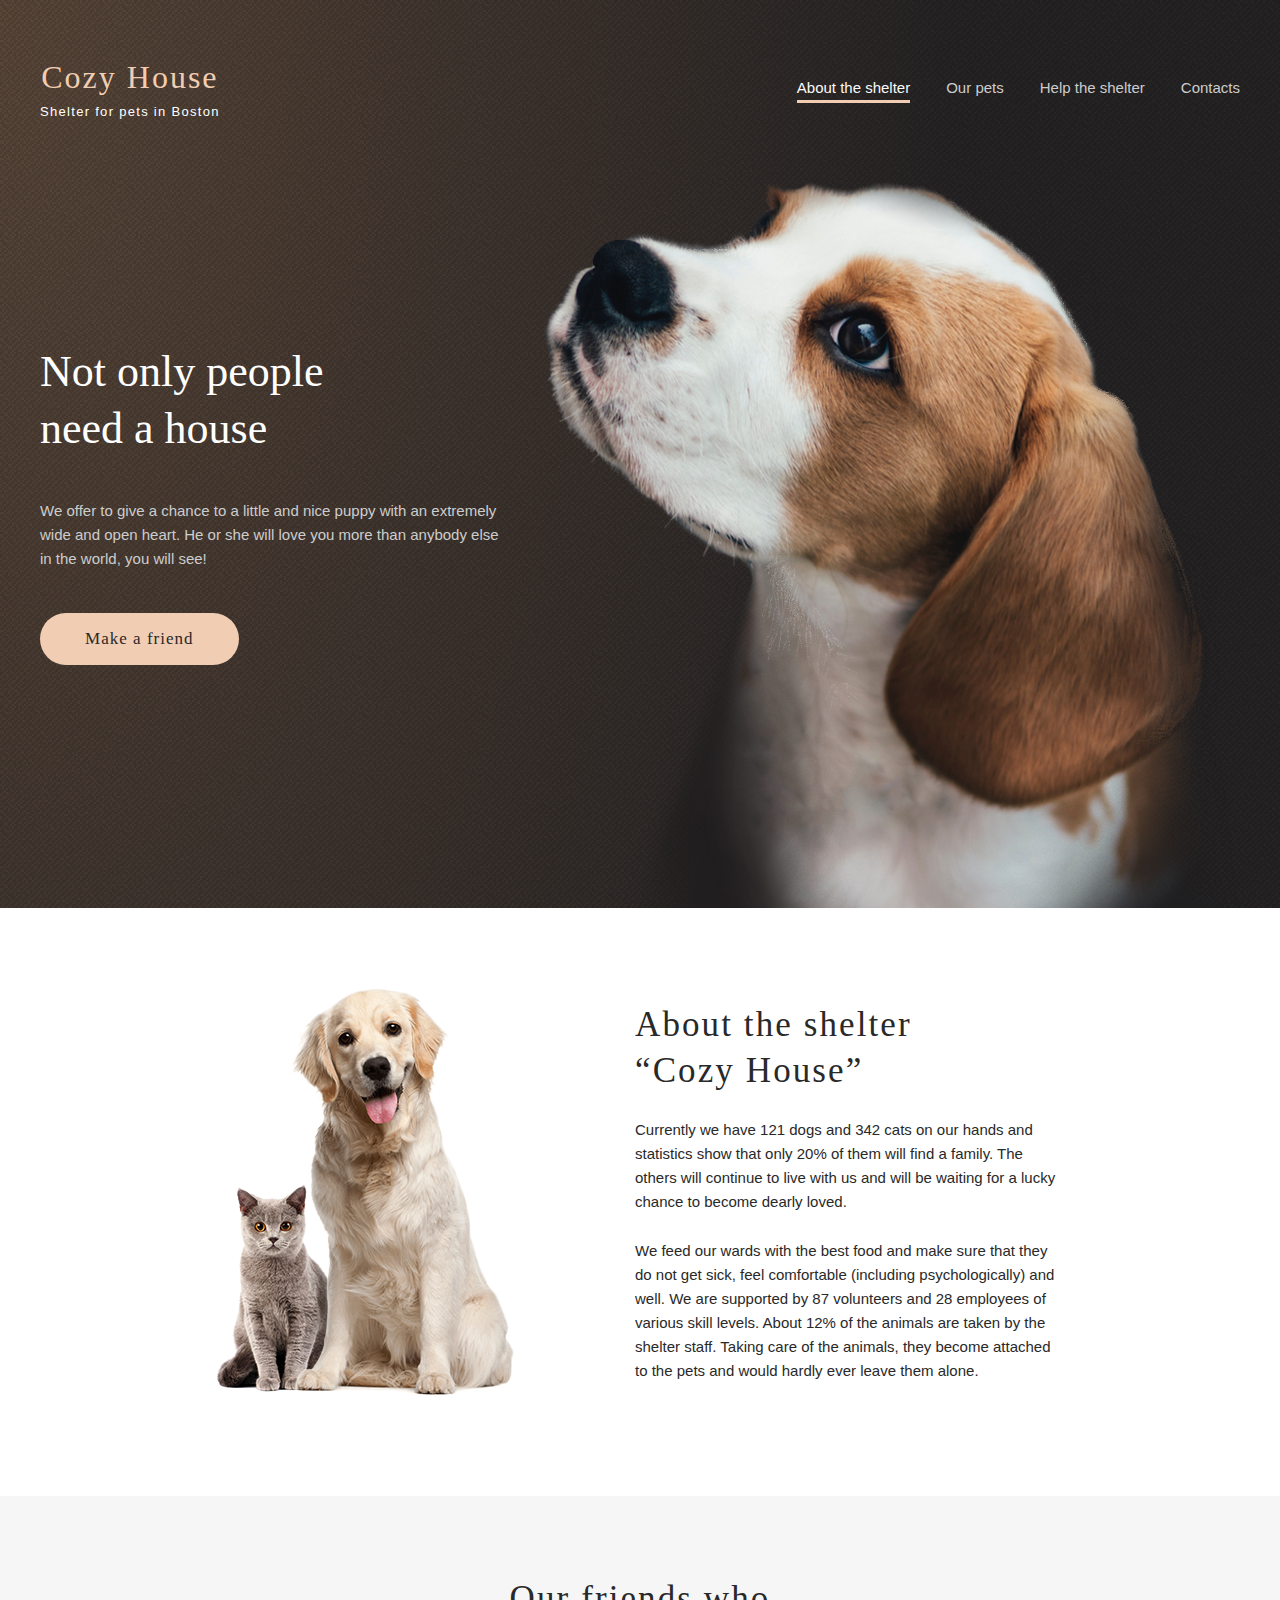
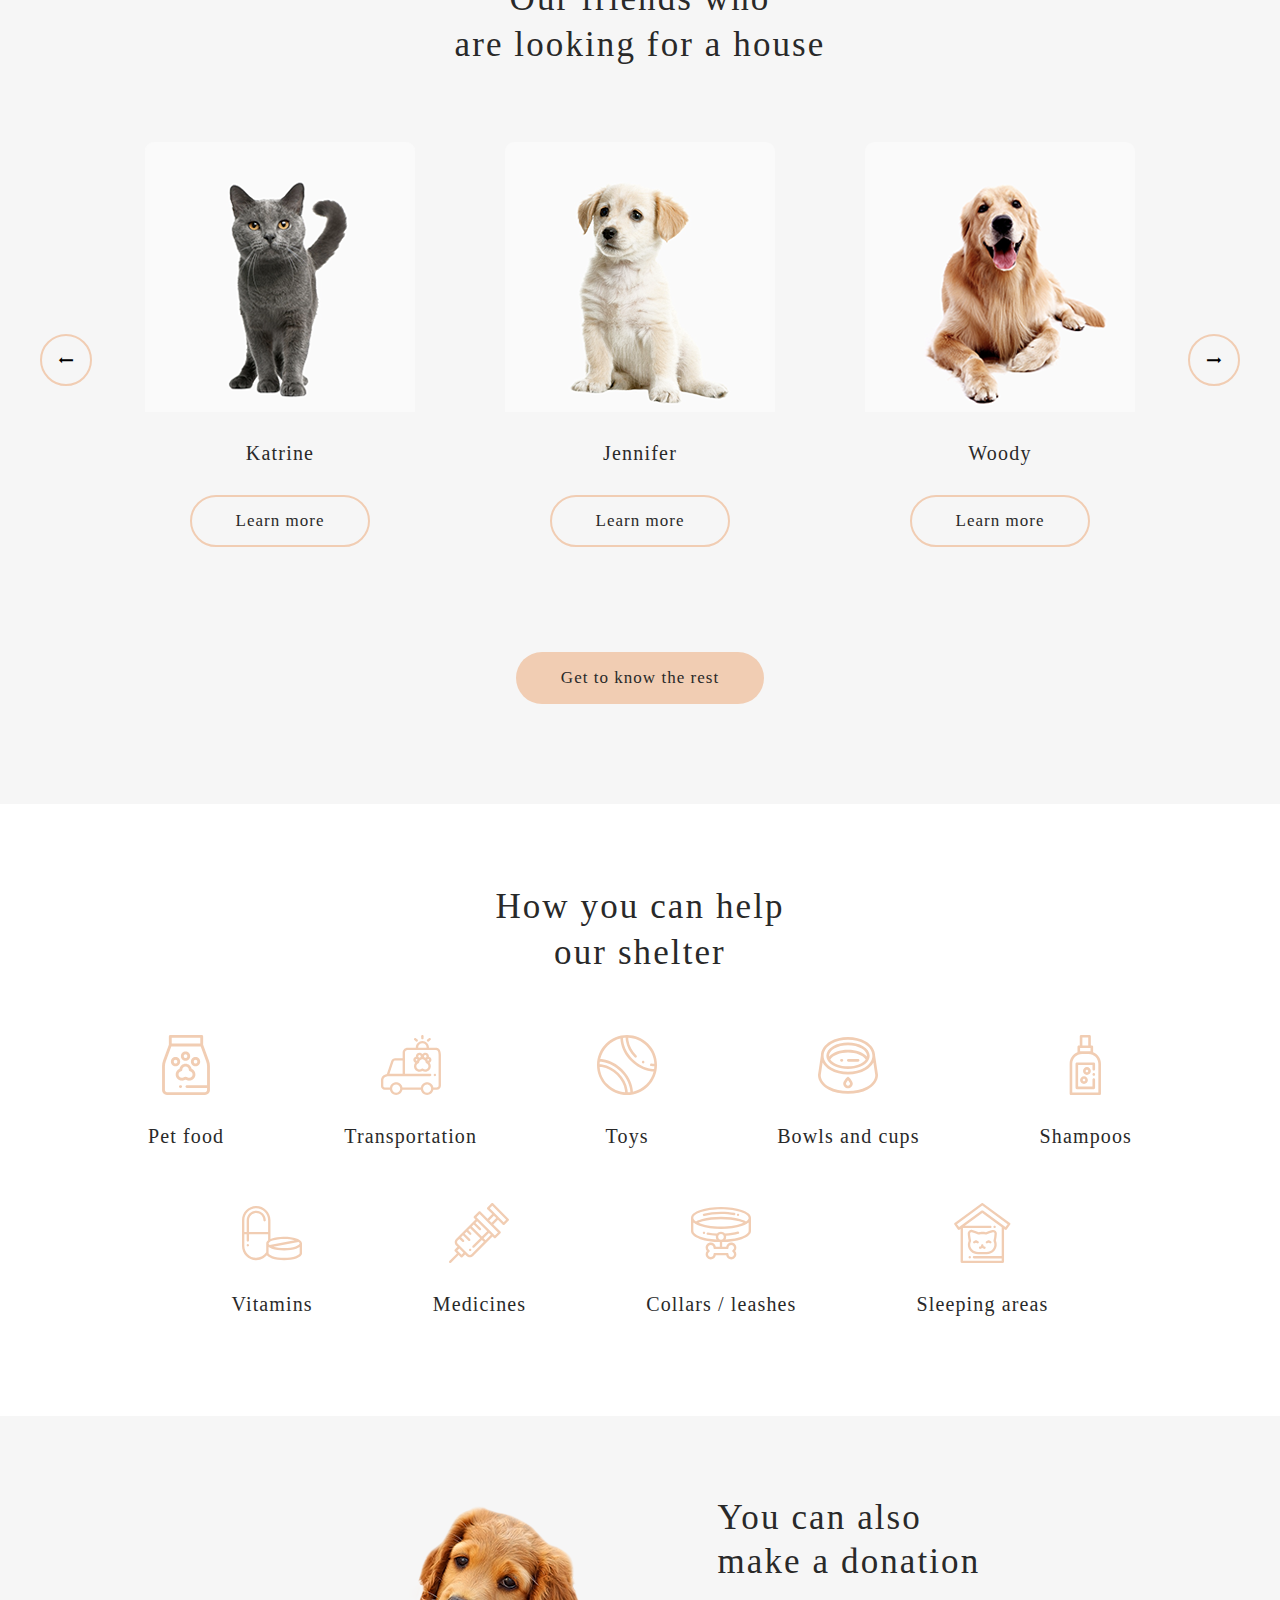
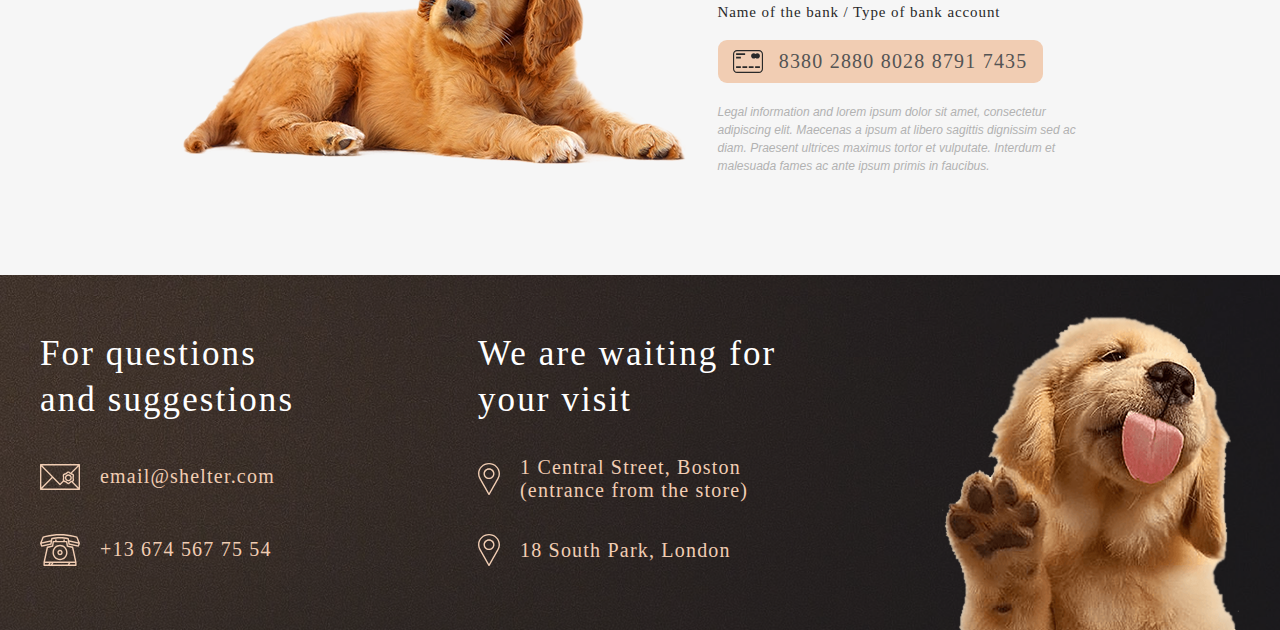
<file: pages/main/index.html>
<!DOCTYPE html>
<html lang="en">
  <head>
    <meta charset="UTF-8" />
    <meta http-equiv="X-UA-Compatible" content="IE=edge" />
    <meta name="viewport" content="width=device-width, initial-scale=1.0" />
    <link rel="stylesheet" href="../../assets/fonts/iconfont.css" />
    <link rel="stylesheet" href="style.css" />
    <title>Shelter</title>
  </head>
  <body>
    <div class="curtain"></div>
    <header class="header">
      <h1>Cozy House</h1>
      <div class="header__container">
        <div class="header__body">
          <a href="../main/index.html" class="header__logo logo logo_f">
            <div class="logo__title">Cozy House</div>
            <div class="logo__subtitle">Shelter for pets in Boston</div>
          </a>
          <a href="../main/index.html" class="header__logo logo logo_s">
            <div class="logo__title">Cozy House</div>
            <div class="logo__subtitle">Shelter for pets in Boston</div>
          </a>
          <div class="header__menu menu">
            <div class="menu__icon">
              <span></span>
            </div>

            <nav class="menu__body">
              <ul class="menu__list">
                <li>
                  <a
                    class="menu__link paragraph-l active"
                    href="../main/index.html"
                    >About the shelter</a
                  >
                </li>
                <li>
                  <a class="menu__link paragraph-l" href="../pets/pets.html"
                    >Our pets</a
                  >
                </li>
                <li>
                  <a class="menu__link paragraph-l" href="#help"
                    >Help the shelter</a
                  >
                </li>
                <li>
                  <a class="menu__link paragraph-l" href="#footer">Contacts</a>
                </li>
              </ul>
            </nav>
          </div>
        </div>
      </div>
    </header>
    <section class="not-only">
      <div class="not-only__container">
        <div class="not-only__body">
          <div class="not-only__content">
            <h2>
              Not only people <br />
              need a house
            </h2>
            <p class="paragraph-l">
              We offer to give a chance to a little and nice puppy with an
              extremely wide and open heart. He or she will love you more than
              anybody else in the world, you will see!
            </p>
            <a href="#pets" class="btn btn_primary">Make a friend</a>
          </div>
          <div class="not-only__image">
            <img src="../../assets/images/not-only/dog.png" alt="Dog" />
          </div>
        </div>
      </div>
    </section>
    <section id="about" class="about">
      <div class="about__container">
        <div class="about__body">
          <div class="about__column about__image">
            <img
              src="../../assets/images/about/dog_and_cat.png"
              alt="Dog and cat"
            />
          </div>
          <div class="about__column about__content">
            <h3>
              About the shelter <br />
              “Cozy House”
            </h3>
            <p class="paragraph-l">
              Currently we have 121 dogs and 342 cats on our hands and
              statistics show that only 20% of them will find a family. The
              others will continue to live with us and will be waiting for a
              lucky chance to become dearly loved.
            </p>
            <p class="paragraph-l">
              We feed our wards with the best food and make sure that they do
              not get sick, feel comfortable (including psychologically) and
              well. We are supported by 87 volunteers and 28 employees of
              various skill levels. About 12% of the animals are taken by the
              shelter staff. Taking care of the animals, they become attached to
              the pets and would hardly ever leave them alone.
            </p>
          </div>
        </div>
      </div>
    </section>
    <section class="our-friends" id="pets">
      <div class="our-friends__container">
        <div class="our-friends__body">
          <h3>
            Our friends who <br />
            are looking for a house
          </h3>
          <!-- Slider -->
          <div class="our-friends__slider">
            <button class="slider-btn slider-btn_prev">
              <span class="icon-arrow-prev"></span>
            </button>
            <div class="slider-wrapper">
              <div class="slider">
                <div class="slide slide_left">
                  <div class="card" data-animalID="2">
                    <div class="card__image">
                      <img
                        src="../../assets/images/our-friends/sophia.png"
                        alt="Sophia"
                      />
                    </div>
                    <p class="card__title">Sophia</p>
                    <a href="#" class="card__btn btn btn_contur">Learn more</a>
                  </div>
                  <div class="card" data-animalID="6">
                    <div class="card__image">
                      <img
                        src="../../assets/images/our-friends/timmy.png"
                        alt="Timmy"
                      />
                    </div>
                    <p class="card__title">Timmy</p>
                    <a href="#" class="card__btn btn btn_contur">Learn more</a>
                  </div>
                  <div class="card" data-animalID="4">
                    <div class="card__image">
                      <img
                        src="../../assets/images/our-friends/scarlett.png"
                        alt="Scarlett"
                      />
                    </div>
                    <p class="card__title">Scarlett</p>
                    <a href="#" class="card__btn btn btn_contur">Learn more</a>
                  </div>
                </div>
                <div class="slide slide_center">
                  <div class="card" data-animalID="5">
                    <div class="card__image">
                      <img
                        src="../../assets/images/our-friends/katrine.png"
                        alt="Katrine"
                      />
                    </div>
                    <p class="card__title">Katrine</p>
                    <a href="#" class="card__btn btn btn_contur">Learn more</a>
                  </div>
                  <div class="card" data-animalID="1">
                    <div class="card__image">
                      <img
                        src="../../assets/images/our-friends/jennifer.png"
                        alt="Jennifer"
                      />
                    </div>
                    <p class="card__title">Jennifer</p>
                    <a href="#" class="card__btn btn btn_contur">Learn more</a>
                  </div>
                  <div class="card" data-animalID="3">
                    <div class="card__image">
                      <img
                        src="../../assets/images/our-friends/woody.png"
                        alt="Woody"
                      />
                    </div>
                    <p class="card__title">Woody</p>
                    <a href="#" class="card__btn btn btn_contur">Learn more</a>
                  </div>
                </div>
                <div class="slide slide_right">
                  <div class="card" data-animalID="7">
                    <div class="card__image">
                      <img
                        src="../../assets/images/our-friends/freddie.png"
                        alt="Freddie"
                      />
                    </div>
                    <p class="card__title">Freddie</p>
                    <a href="#" class="card__btn btn btn_contur">Learn more</a>
                  </div>
                  <div class="card" data-animalID="8">
                    <div class="card__image">
                      <img
                        src="../../assets/images/our-friends/charly.png"
                        alt="Charly"
                      />
                    </div>
                    <p class="card__title">Charly</p>
                    <a href="#" class="card__btn btn btn_contur">Learn more</a>
                  </div>
                  <div class="card" data-animalID="9">
                    <div class="card__image">
                      <img
                        src="../../assets/images/our-friends/ryzhik.png"
                        alt="Ryzhik"
                      />
                    </div>
                    <p class="card__title">Ryzhik</p>
                    <a href="#" class="card__btn btn btn_contur">Learn more</a>
                  </div>
                </div>
              </div>
            </div>
            <button class="slider-btn slider-btn_next">
              <span class="icon-arrow-next"></span>
            </button>
          </div>

          <!-- Old code -->
          <!--          <div class="our-friends__slider">
            <div class="swiper slider">
              <div class="swiper-wrapper slider__body">
                <div class="swiper-slide slider__slide slide">
                  <div class="slide__image slide__image_1"></div>
                  <p class="slide__title">Katrine</p>
                  <a href="#" class="slide__btn btn btn_contur">Learn more</a>
                </div>
                <div class="swiper-slide slider__slide slide">
                  <div class="slide__image slide__image_2"></div>
                  <p class="slide__title">Jennifer</p>
                  <a href="#" class="slide__btn btn btn_contur">Learn more</a>
                </div>
                <div class="swiper-slide slider__slide slide">
                  <div class="slide__image slide__image_3"></div>
                  <p class="slide__title">Woody</p>
                  <a href="#" class="slide__btn btn btn_contur">Learn more</a>
                </div>
                <div class="swiper-slide slider__slide slide">
                  <div class="slide__image slide__image_4"></div>
                  <p class="slide__title">Sophia</p>
                  <a href="#" class="slide__btn btn btn_contur">Learn more</a>
                </div>
                <div class="swiper-slide slider__slide slide">
                  <div class="slide__image slide__image_5"></div>
                  <p class="slide__title">Timmy</p>
                  <a href="#" class="slide__btn btn btn_contur">Learn more</a>
                </div>
                <div class="swiper-slide slider__slide slide">
                  <div class="slide__image slide__image_6"></div>
                  <p class="slide__title">Charly</p>
                  <a href="#" class="slide__btn btn btn_contur">Learn more</a>
                </div>
                <div class="swiper-slide slider__slide slide">
                  <div class="slide__image slide__image_7"></div>
                  <p class="slide__title">Scarlett</p>
                  <a href="#" class="slide__btn btn btn_contur">Learn more</a>
                </div>
                <div class="swiper-slide slider__slide slide">
                  <div class="slide__image slide__image_8"></div>
                  <p class="slide__title">Freddie</p>
                  <a href="#" class="slide__btn btn btn_contur">Learn more</a>
                </div>
              </div>
            </div>

  
            <a
              href="#"
              class="slider-btn slider-btn_prev swiper-button-prev"
              aria-label="Previous slide"
              ><span class="icon-arrow-prev"></span
            ></a>
            <a
              href="#"
              class="slider-btn slider-btn_next swiper-button-next"
              aria-label="Next slide"
              ><span class="icon-arrow-next"></span
            ></a>

          </div>-->

          <a href="../pets/pets.html" class="our-friends__btn btn btn_primary"
            >Get to know the rest</a
          >
        </div>
      </div>
    </section>
    <section class="help" id="help">
      <div class="help__container">
        <div class="help__body">
          <h3>
            How you can help <br />
            our shelter
          </h3>
          <ul class="help__list">
            <li class="help__item help-box">
              <div class="help-box__icon">
                <img
                  src="../../assets/images/help/icon-pet-food.svg"
                  alt="Icon pet food"
                />
              </div>
              <h4 class="help-box__title">Pet food</h4>
            </li>
            <li class="help__item help-box">
              <div class="help-box__icon">
                <img
                  src="../../assets/images/help/icon-transportation.svg"
                  alt="Icon transportation"
                />
              </div>
              <h4 class="help-box__title">Transportation</h4>
            </li>
            <li class="help__item help-box">
              <div class="help-box__icon">
                <img
                  src="../../assets/images/help/icon-toys.svg"
                  alt="Icon toys"
                />
              </div>
              <h4 class="help-box__title">Toys</h4>
            </li>
            <li class="help__item help-box">
              <div class="help-box__icon">
                <img
                  src="../../assets/images/help/icon-bowls-and-cups.svg"
                  alt="Icon bowls and cups"
                />
              </div>
              <h4 class="help-box__title">Bowls and cups</h4>
            </li>
            <li class="help__item help-box">
              <div class="help-box__icon">
                <img
                  src="../../assets/images/help/icon-shampoos.svg"
                  alt="Icon shampoos"
                />
              </div>
              <h4 class="help-box__title">Shampoos</h4>
            </li>
            <li class="help__item help-box">
              <div class="help-box__icon">
                <img
                  src="../../assets/images/help/icon-vitamins.svg"
                  alt="Icon vitamins"
                />
              </div>
              <h4 class="help-box__title">Vitamins</h4>
            </li>
            <li class="help__item help-box">
              <div class="help-box__icon">
                <img
                  src="../../assets/images/help/icon-medicines.svg"
                  alt="Icon medicines"
                />
              </div>
              <h4 class="help-box__title">Medicines</h4>
            </li>
            <li class="help__item help-box">
              <div class="help-box__icon">
                <img
                  src="../../assets/images/help/icon-collars-leashes.svg"
                  alt="Icon collars and leashes"
                />
              </div>
              <h4 class="help-box__title">Collars / leashes</h4>
            </li>
            <li class="help__item help-box">
              <div class="help-box__icon">
                <img
                  src="../../assets/images/help/icon-sleeping-area.svg"
                  alt="Icon sleeping area"
                />
              </div>
              <h4 class="help-box__title">Sleeping areas</h4>
            </li>
          </ul>
        </div>
      </div>
    </section>
    <section class="donation">
      <div class="donation__container">
        <div class="donation__body">
          <div class="donation__image">
            <img src="../../assets/images/donation/dog.png" alt="Dog" />
          </div>
          <div class="donation__content">
            <h3 class="donation__title">
              You can also <br />
              make a donation
            </h3>
            <h5 class="donation__subtitle">
              Name of the bank / Type of bank account
            </h5>
            <a href="#" class="donation__link"
              ><img
                src="../../assets/images/donation/credit-card.svg"
                alt="credit-card"
              />
              8380 2880 8028 8791 7435</a
            >
            <p class="donation__text">
              Legal information and lorem ipsum dolor sit amet, consectetur
              adipiscing elit. Maecenas a ipsum at libero sagittis dignissim sed
              ac diam. Praesent ultrices maximus tortor et vulputate. Interdum
              et malesuada fames ac ante ipsum primis in faucibus.
            </p>
          </div>
        </div>
      </div>
    </section>
    <footer class="footer" id="footer">
      <div class="footer__container">
        <div class="footer__body">
          <div class="footer__content footer-content">
            <div class="footer-content__block footer-content__block_1">
              <h3 class="footer-content__title">
                For questions and suggestions
              </h3>
              <a
                href="mailto:email@shelter.com"
                target="_blank"
                class="footer-content__link"
              >
                <img
                  src="../../assets/images/footer/icons/mail.svg"
                  alt="Envelope icon"
                />
                email@shelter.com</a
              >
              <a href="tel:+136745677554" class="footer-content__link">
                <img
                  src="../../assets/images/footer/icons/phone.svg"
                  alt="Phone icon"
                />
                +13 674 567 75 54</a
              >
            </div>
            <div class="footer-content__block footer-content__block_2">
              <h3 class="footer-content__title">
                We are waiting for your visit
              </h3>
              <a
                href="https://goo.gl/maps/xKjjyXsGwpD4DfvH9"
                target="_blank"
                class="footer-content__link"
              >
                <img
                  src="../../assets/images/footer/icons/marker.svg"
                  alt="Marker map icon"
                />
                1 Central Street, Boston <br />
                (entrance from the store)</a
              >
              <a
                href="https://goo.gl/maps/jE3VdpqZMdVXuJ3h6"
                target="_blank"
                class="footer-content__link"
              >
                <img
                  src="../../assets/images/footer/icons/marker.svg"
                  alt="Marker map icon"
                />
                18 South Park, London
              </a>
            </div>
          </div>
          <div class="footer__image">
            <img src="../../assets/images/footer/dog.png" alt="Dog" />
          </div>
        </div>
      </div>
    </footer>
    <script src="script.js"></script>
  </body>
</html>
</file>
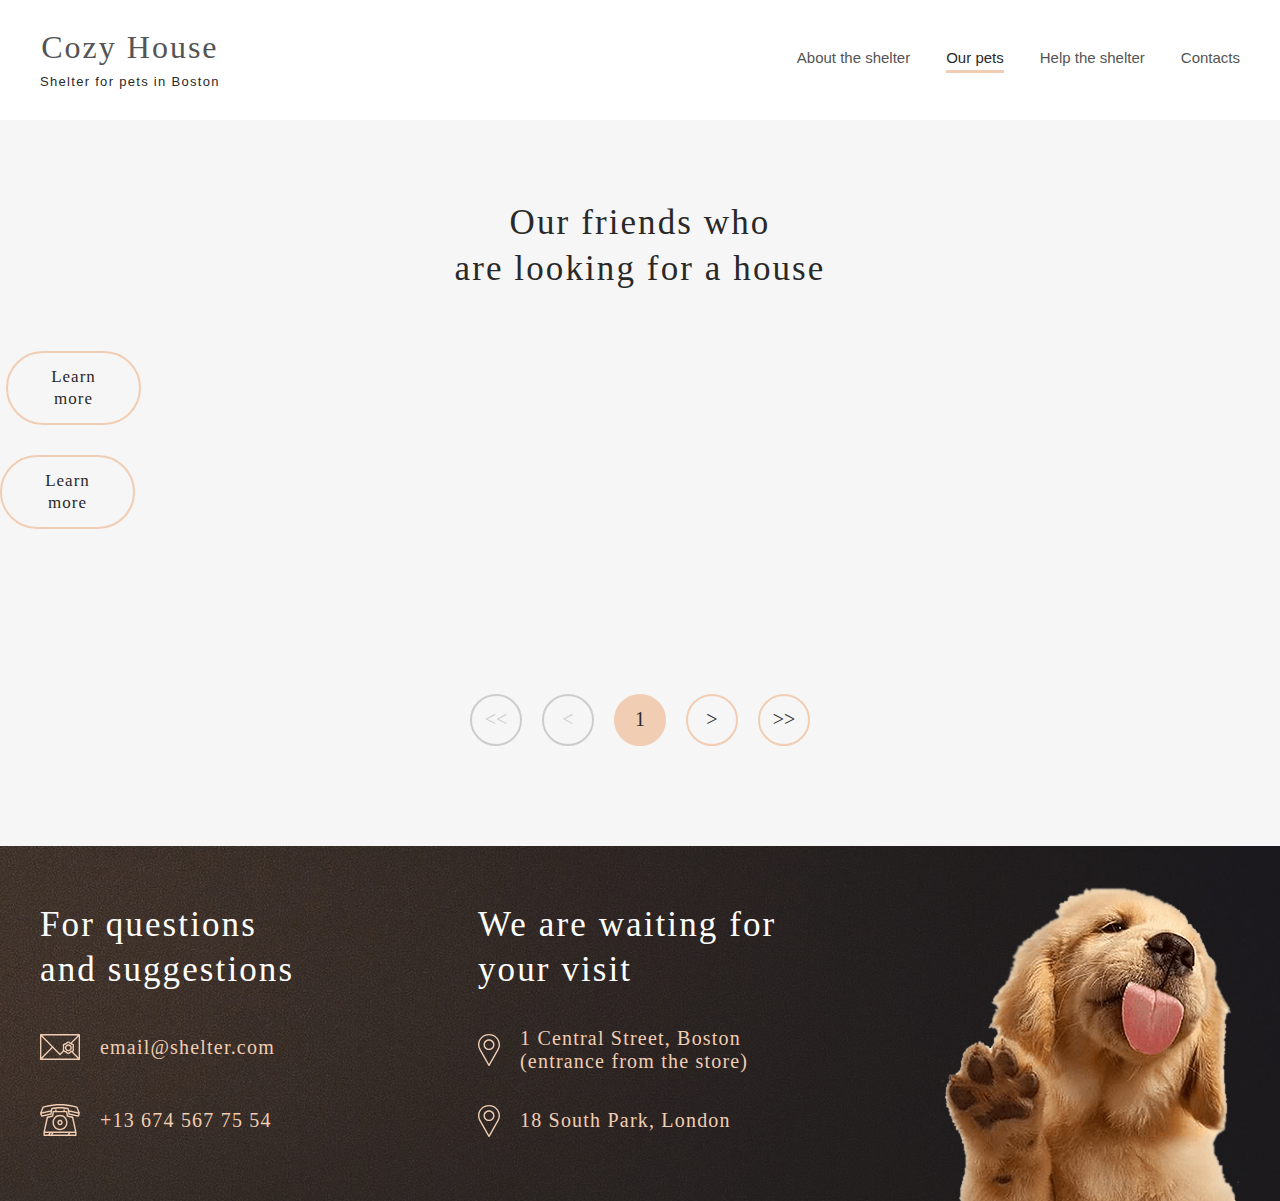
<file: pages/pets/pets.html>
<!DOCTYPE html>
<html lang="en">
  <head>
    <meta charset="UTF-8" />
    <meta http-equiv="X-UA-Compatible" content="IE=edge" />
    <meta name="viewport" content="width=device-width, initial-scale=1.0" />
    <link rel="stylesheet" href="../../assets/fonts/iconfont.css" />
    <link rel="stylesheet" href="style.css" />
    <title>Shelter</title>
  </head>
  <body>
    <div class="curtain"></div>
    <header class="header">
      <h1>Cozy House</h1>
      <div class="header__container">
        <div class="header__body">
          <a href="../main/index.html" class="header__logo logo logo_f">
            <div class="logo__title">Cozy House</div>
            <div class="logo__subtitle">Shelter for pets in Boston</div>
          </a>
          <a href="../main/index.html" class="header__logo logo logo_s">
            <div class="logo__title">Cozy House</div>
            <div class="logo__subtitle">Shelter for pets in Boston</div>
          </a>
          <div class="header__menu menu">
            <div class="menu__icon">
              <span></span>
            </div>

            <nav class="menu__body">
              <ul class="menu__list">
                <li>
                  <a class="menu__link paragraph-l" href="../main/index.html"
                    >About the shelter</a
                  >
                </li>
                <li>
                  <a
                    class="menu__link paragraph-l active"
                    href="../pets/pets.html"
                    >Our pets</a
                  >
                </li>
                <li>
                  <a
                    class="menu__link paragraph-l"
                    href="../main/index.html#help"
                    >Help the shelter</a
                  >
                </li>
                <li>
                  <a class="menu__link paragraph-l" href="#footer">Contacts</a>
                </li>
              </ul>
            </nav>
          </div>
        </div>
      </div>
    </header>
    <section class="our-friends" id="pets">
      <div class="our-friends__container">
        <div class="our-friends__body">
          <h3>
            Our friends who <br />
            are looking for a house
          </h3>
          <div class="our-friends__slider">
            <div class="swiper slider">
              <div class="swiper-wrapper slider__body">
                <div class="swiper-slide slider__slide slide">
                  <div class="slide__image slide__image_1"></div>
                  <p class="slide__title">Katrine</p>
                  <a href="#" class="slide__btn btn btn_contur">Learn more</a>
                </div>
                <div class="swiper-slide slider__slide slide">
                  <div class="slide__image slide__image_2"></div>
                  <p class="slide__title">Jennifer</p>
                  <a href="#" class="slide__btn btn btn_contur">Learn more</a>
                </div>
                <div class="swiper-slide slider__slide slide">
                  <div class="slide__image slide__image_3"></div>
                  <p class="slide__title">Woody</p>
                  <a href="#" class="slide__btn btn btn_contur">Learn more</a>
                </div>
                <div class="swiper-slide slider__slide slide">
                  <div class="slide__image slide__image_4"></div>
                  <p class="slide__title">Sophia</p>
                  <a href="#" class="slide__btn btn btn_contur">Learn more</a>
                </div>
                <div class="swiper-slide slider__slide slide">
                  <div class="slide__image slide__image_5"></div>
                  <p class="slide__title">Timmy</p>
                  <a href="#" class="slide__btn btn btn_contur">Learn more</a>
                </div>
                <div class="swiper-slide slider__slide slide">
                  <div class="slide__image slide__image_6"></div>
                  <p class="slide__title">Charly</p>
                  <a href="#" class="slide__btn btn btn_contur">Learn more</a>
                </div>
                <div class="swiper-slide slider__slide slide">
                  <div class="slide__image slide__image_7"></div>
                  <p class="slide__title">Scarlett</p>
                  <a href="#" class="slide__btn btn btn_contur">Learn more</a>
                </div>
                <div class="swiper-slide slider__slide slide">
                  <div class="slide__image slide__image_8"></div>
                  <p class="slide__title">Freddie</p>
                  <a href="#" class="slide__btn btn btn_contur">Learn more</a>
                </div>
              </div>
            </div>
          </div>
          <div class="our-friends__slider-buttons">
            <!-- prev -->
            <a href="#" class="slider-btn slider-btn_prev-dubl disabled"
              ><span>&lt;&lt;</span></a
            >
            <a href="#" class="slider-btn slider-btn_prev disabled"
              ><span>&lt;</span></a
            >
            <!-- number -->
            <a class="slider-btn slider-btn_number"><span>1</span></a>
            <!-- next -->
            <div href="#" class="slider-btn slider-btn_next">
              <span>&gt;</span>
            </div>
            <a href="#" class="slider-btn slider-btn_next-dubl"
              ><span>&gt;&gt;</span></a
            >
          </div>
        </div>
      </div>
    </section>
    <footer class="footer" id="footer">
      <div class="footer__container">
        <div class="footer__body">
          <div class="footer__content footer-content">
            <div class="footer-content__block footer-content__block_1">
              <h3 class="footer-content__title">
                For questions and suggestions
              </h3>
              <a
                href="mailto:email@shelter.com"
                target="_blank"
                class="footer-content__link"
              >
                <img
                  src="../../assets/images/footer/icons/mail.svg"
                  alt="Envelope icon"
                />
                email@shelter.com</a
              >
              <a href="tel:+136745677554" class="footer-content__link">
                <img
                  src="../../assets/images/footer/icons/phone.svg"
                  alt="Phone icon"
                />
                +13 674 567 75 54</a
              >
            </div>
            <div class="footer-content__block footer-content__block_2">
              <h3 class="footer-content__title">
                We are waiting for your visit
              </h3>
              <a
                href="https://goo.gl/maps/xKjjyXsGwpD4DfvH9"
                target="_blank"
                class="footer-content__link"
              >
                <img
                  src="../../assets/images/footer/icons/marker.svg"
                  alt="Marker map icon"
                />
                1 Central Street, Boston <br />
                (entrance from the store)</a
              >
              <a
                href="https://goo.gl/maps/jE3VdpqZMdVXuJ3h6"
                target="_blank"
                class="footer-content__link"
              >
                <img
                  src="../../assets/images/footer/icons/marker.svg"
                  alt="Marker map icon"
                />
                18 South Park, London
              </a>
            </div>
          </div>
          <div class="footer__image">
            <img src="../../assets/images/footer/dog.png" alt="Dog" />
          </div>
        </div>
      </div>
    </footer>
    <script src="script.js"></script>
  </body>
</html>
</file>
<file: assets/fonts/iconfont.css>
@font-face {
  font-family: 'icon_font_arrows';
  src:  url('../../assets/fonts/icon_font_arrows.eot?c6nglw');
  src:  url('../../assets/fonts/icon_font_arrows.eot?c6nglw#iefix') format('embedded-opentype'),
    url('../../assets/fonts/icon_font_arrows.ttf?c6nglw') format('truetype'),
    url('../../assets/fonts/icon_font_arrows.woff?c6nglw') format('woff'),
    url('../../assets/fonts/icon_font_arrows.svg?c6nglw#icon_font_arrows') format('svg');
  font-weight: normal;
  font-style: normal;
  font-display: block;
}

[class^="icon-"], [class*=" icon-"] {
  /* use !important to prevent issues with browser extensions that change fonts */
  font-family: 'icon_font_arrows' !important;
  speak: never;
  font-style: normal;
  font-weight: normal;
  font-variant: normal;
  text-transform: none;
  font-size: 6px;
  line-height: 1;
 

  /* Better Font Rendering =========== */
  -webkit-font-smoothing: antialiased;
  -moz-osx-font-smoothing: grayscale;
}

.icon-arrow-next:before {
  content: "\e900";
}
.icon-arrow-prev:before {
  content: "\e901";
}
</file>
<file: pages/main/style.css>
* {
  padding: 0px;
  margin: 0px;
  border: 0px;
}

*,
*:before,
*:after {
  box-sizing: border-box;
}

aside,
nav,
footer,
header,
section {
  display: block;
}

body {
  margin: 0;
}

a {
  margin: 0;
  padding: 0;
}

a,
a:visited,
a:hover {
  text-decoration: none;
}

ul li {
  list-style: none;
}

img {
  vertical-align: top;
}

[class*=__container] {
  max-width: 1200px;
  margin: 0 auto;
  padding: 0 40px;
  box-sizing: content-box;
}

html {
  scroll-behavior: smooth;
}

body {
  font-family: Arial, sans-serif;
  font-size: 14px;
  font-weight: 400;
  line-height: 1;
  height: 100vh;
  color: #292929;
}
body.static {
  overflow: hidden;
}

h1 {
  display: none;
}

h2,
h3,
h4,
h5 {
  font-family: Georgia, serif;
  font-weight: 400;
  letter-spacing: 2.2px;
  line-height: 1.3;
}

h2 {
  font-size: 44px;
  letter-spacing: 0;
  color: #ffffff;
}

h3 {
  font-size: 35px;
  letter-spacing: 0.06em;
}

h4 {
  font-size: 20px;
  line-height: 1.15;
  letter-spacing: 1.13px;
}

h5 {
  font-size: 15px;
  line-height: 1.1;
  letter-spacing: 0.06em;
}

.paragraph-l {
  font-weight: 400;
  font-size: 15px;
  line-height: 1.6;
}

.btn {
  display: inline-block;
  padding: 15px 45px;
  border-radius: 100px;
  line-height: 1.3;
  font-family: Georgia, serif;
  font-weight: 400;
  font-size: 17px;
  letter-spacing: 0.06em;
  color: #292929;
  transition: background-color 0.5s;
}
.btn_primary {
  background-color: #f1cdb3;
}
.btn_contur {
  border: 2px solid #f1cdb3;
  padding: 13px 43px;
}
.btn:hover {
  background-color: #fddcc4;
}

.swiper-button-next::after,
.swiper-button-prev::after {
  content: "";
}

.swiper-button-prev.swiper-button-disabled,
.swiper-button-next.swiper-button-disabled {
  opacity: 1;
  cursor: auto;
  pointer-events: none;
}

/* ========================================================================= */
@media (max-width: 1279.98px) {
  [class*=__container] {
    padding: 0 30px;
  }
}
@media (max-width: 767.98px) {
  [class*=__container] {
    padding: 0 10px;
  }

  .curtain {
    position: fixed;
    background: #292929;
    right: -100%;
    width: 100%;
    height: 100%;
    z-index: 80;
    opacity: 0;
    transition: opacity 0.5s;
  }

  .curtain.show-menu {
    right: 0;
    opacity: 0.6;
  }
}
@media (max-width: 479.98px) {
  [class*=__container] {
    padding: 0 10px;
  }

  h3 {
    font-size: 25px;
  }
}
.header {
  position: absolute;
  display: block;
  width: 100%;
  margin: 60px 0px 0px 0px;
}
.header__body {
  display: flex;
  justify-content: space-between;
  align-items: center;
}
.logo {
  display: flex;
  flex-direction: column;
  align-items: center;
  position: relative;
  z-index: 5;
}
.logo__title {
  font-family: Georgia, serif;
  font-weight: 400;
  font-size: 32px;
  line-height: 1.1;
  color: #f1cdb3;
  letter-spacing: 2px;
  padding: 0;
  margin: 0px 0px 10px 0px;
}
.logo__subtitle {
  font-size: 13px;
  font-weight: 400;
  line-height: 1.15;
  letter-spacing: 1.3px;
  color: #ffffff;
}
.logo_f {
  opacity: 1;
  transition: all 0.5s;
}
.logo_s {
  position: fixed;
  z-index: 100;
  right: -100%;
  transition: right 0.5s ease 0s;
}

.menu__icon {
  display: none;
}
.menu__list {
  display: flex;
  gap: 36px;
  transform: translateY(-2px);
}
.menu__link {
  position: relative;
  transition: all 0.5s;
  color: #cdcdcd;
}
.menu__link:hover {
  color: #fafafa;
}
.menu__link.active {
  color: #fafafa;
}
.menu__link.active::before {
  position: absolute;
  content: "";
  bottom: -7px;
  left: 0;
  width: 100%;
  height: 3px;
  background-color: #f1cdb3;
}

/* ========================================================================= */
@media (max-width: 1279.98px) {
  .header {
    margin: 30px 0px 0px 0px;
  }
}
@media (max-width: 767.98px) {
  .header::before {
    content: "";
    position: fixed;
    width: 320px;
    top: 0;
    right: -100%;
    height: 120px;
    background-color: #292929;
    transition: all 0.5s ease 0s;
    z-index: 5;
  }
  .header.show-menu::before {
    right: 0;
  }

  .menu__icon {
    display: block;
    position: relative;
    width: 30px;
    height: 22px;
    transition: all 0.5s;
    margin: 0px 43px 0px 0px;
    cursor: pointer;
    z-index: 110;
  }
  .menu__icon span, .menu__icon::before, .menu__icon::after {
    left: 0;
    position: absolute;
    width: 100%;
    height: 2px;
    background-color: #f1cdb3;
  }
  .menu__icon span {
    top: 50%;
    transform: translateY(-50%);
  }
  .menu__icon::before, .menu__icon::after {
    content: "";
  }
  .menu__icon::before {
    top: 0;
  }
  .menu__icon::after {
    bottom: 0;
  }
  .menu__icon.show-menu {
    transform: rotate(-90deg);
  }
  .menu__body {
    position: fixed;
    top: 0;
    right: -100%;
    width: 320px;
    height: 100%;
    background-color: #292929;
    overflow: auto;
    transition: all 0.5s ease 0s;
    z-index: 90;
  }
  .menu__body.show-menu {
    right: 0;
  }
  .menu__list {
    padding-top: 30vh;
    text-align: center;
    flex-direction: column;
    gap: 0;
    transform: translateY(0px);
  }
  .menu__list li:not(:last-child) {
    margin: 0px 0px 40px 0px;
  }
  .menu__link {
    font-size: 32px;
  }

  .logo_f.show-menu {
    opacity: 0;
  }
  .logo_s.show-menu {
    opacity: 1;
    right: 126px;
  }
}
@media (max-height: 380px) and (max-width: 767.98px) {
  .menu__list {
    padding-top: 120px;
  }
}
.not-only {
  padding: 180px 0px 0px 0px;
  background-color: #211f20;
  background: url(../../assets/images/not-only/texture.png), radial-gradient(75% 215.42% at 0% 0%, #5b483a 0%, #262425 100%);
}
.not-only__body {
  display: flex;
  justify-content: space-between;
}
.not-only__content {
  display: flex;
  flex-direction: column;
  gap: 42px;
  max-width: 460px;
  margin-top: 163px;
  padding: 0px 15px 0px 0px;
  box-sizing: content-box;
}
.not-only__content a {
  align-self: start;
}
.not-only__content p {
  color: #cdcdcd;
}
.not-only__image img {
  max-width: 100%;
}

/* ========================================================================= */
@media (max-width: 1279.98px) {
  .not-only {
    padding: 150px 0px 0px 0px;
  }
  .not-only__body {
    flex-direction: column;
    align-items: center;
  }
  .not-only__content {
    margin: 0px 0px 100px 0px;
    padding: 0;
    max-width: 460px;
  }
  .not-only__content a {
    align-self: center;
  }
  .not-only__image {
    align-self: end;
  }
  .not-only__image img {
    max-width: 569px;
  }
}
@media (max-width: 767.98px) {
  .not-only {
    padding: 148px 0px 0px 0px;
  }
  .not-only__image img {
    max-width: 460px;
  }
  .not-only__content {
    margin: 0px 0px 105px 0px;
    text-align: center;
  }
  .not-only__content h2 {
    font-size: 25px;
    letter-spacing: 0.06em;
  }
}
@media (max-width: 499.98px) {
  .not-only__image img {
    max-width: 260px;
  }
}
.about {
  padding: 80px 0 100px 0;
}
.about__body {
  display: flex;
}
.about__column {
  flex: 0 1 50%;
}
.about__image {
  text-align: right;
  padding: 0px 125px 0px 0px;
}
.about__content {
  padding: 14px 0px 0px 0px;
  display: flex;
  flex-direction: column;
  gap: 25px;
  max-width: 430px;
  transform: translateX(-5px);
}

/* ========================================================================= */
@media (max-width: 1279.98px) {
  .about__body {
    flex-direction: column-reverse;
    align-items: center;
  }
  .about__column {
    flex: 0 1 100%;
  }
  .about__image {
    text-align: center;
    padding: 0;
  }
  .about__content {
    padding: 0;
    margin: 0px 0px 80px 0px;
    transform: translateX(0px);
  }
}
@media (max-width: 767.98px) {
  .about__content p {
    text-align: justify;
  }
}
@media (max-width: 479.98px) {
  .about {
    padding: 42px 0 42px 0;
  }
  .about h3 {
    text-align: center;
  }
  .about__image img {
    max-width: 260px;
  }
  .about__content {
    gap: 24px;
    margin: 0px 0px 40px 0px;
  }
  .about__content p {
    width: 270px;
  }
}
.our-friends {
  padding: 80px 0 100px 0;
  background-color: #f6f6f6;
}
.our-friends__body {
  text-align: center;
}
.our-friends__body h3 {
  text-align: center;
  margin: 0px 0px 40px 0px;
}
.our-friends__slider {
  display: flex;
  justify-content: space-between;
  align-items: center;
  margin: 0px 0px 40px 0px;
}
.slider-wrapper {
  padding: 35px;
  width: 1060px;
  overflow: hidden;
}

.slider {
  display: flex;
  gap: 90px;
  position: relative;
  left: -1080px;
}

.slide {
  display: flex;
  gap: 90px;
}
.card {
  width: 270px;
  height: 435px;
  border-radius: 9px;
  display: flex;
  flex-direction: column;
  align-items: center;
  gap: 30px;
  overflow: hidden;
  transition: all 0.5s;
}
.card__image {
  width: 270px;
  height: 270px;
  overflow: hidden;
  display: flex;
  justify-content: center;
}
.card__title {
  font-family: Georgia, serif;
  font-weight: 400;
  font-size: 20px;
  line-height: 1.15;
  letter-spacing: 0.06em;
}
.card:hover {
  cursor: pointer;
  background-color: #ffffff;
  box-shadow: 0px 2px 35px 14px rgba(13, 13, 13, 0.04);
}
.card:hover .card__btn {
  background-color: #f1cdb3;
}

.slider-btn {
  cursor: pointer;
  height: 52px;
  width: 52px;
  border-radius: 50%;
  border: 2px solid #f1cdb3;
  background: transparent;
  display: flex;
  align-items: center;
  justify-content: center;
  transition: all 0.5s;
}
.slider-btn:hover {
  background-color: #f1cdb3;
}
@keyframes move-prev {
  from {
    left: -1080px;
  }
  to {
    left: 0px;
  }
}
.transition-prev {
  animation-name: move-prev;
  animation-duration: 2s;
}

@keyframes move-next {
  from {
    left: -1080px;
  }
  to {
    left: -2160px;
  }
}
.transition-next {
  animation-name: move-next;
  animation-duration: 2s;
}

/* Old code */
/*.slider {
  padding: 20px;
  margin: 0px auto;
  max-width: 990px;
  box-sizing: content-box;
  &__body {
  }

  &__slide {
  }
}

.slide {
  max-width: 270px;
  height: 435px;
  border-radius: 9px;
  background-color: $color-light-s;
  overflow: hidden;
  display: flex;
  flex-direction: column;
  gap: 30px;
  align-items: center;
  padding: 0px 0px 30px 0px;
  transition: all 0.5s;

  &__image {
    width: 270px;
    height: 270px;
    background: no-repeat center;
    background-size: cover;
    &_1 {
      background-image: url(../../assets/images/our-friends/katrine.png);
    }
    &_2 {
      background-image: url(../../assets/images/our-friends/jennifer.png);
    }
    &_3 {
      background-image: url(../../assets/images/our-friends/woody.png);
    }
    &_4 {
      background-image: url(../../assets/images/our-friends/sophia.png);
    }
    &_5 {
      background-image: url(../../assets/images/our-friends/timmy.png);
    }
    &_6 {
      background-image: url(../../assets/images/our-friends/charly.png);
    }
    &_7 {
      background-image: url(../../assets/images/our-friends/scarlett.png);
    }
    &_8 {
      background-image: url(../../assets/images/our-friends/freddie.png);
    }
  }

  &__title {
    font-family: Georgia, serif;
    font-weight: 400;
    font-size: 20px;
    line-height: 1.15;
    letter-spacing: 0.06em;
  }
  &:hover {
    cursor: pointer;
    background-color: $color-light-xl;
    box-shadow: 0px 2px 35px 14px rgba(13, 13, 13, 0.04);
    .slide__btn {
      background-color: $color-primary;
    }
  }
}

.slider-btn {
  height: 52px;
  width: 52px;
  border-radius: 50%;
  border: 2px solid $color-primary;
  display: flex;
  align-items: center;
  justify-content: center;
  transform: translateY(-5px);
  cursor: pointer;
  transition: all 0.5s;
  &_prev {
    left: 0;
  }
  &_next {
    right: 0;
  }
  &:hover {
    background-color: $color-primary;
  }
  &:disabled {
    background-color: black;
  }

  &.swiper-button-prev.swiper-button-disabled,
  &.swiper-button-next.swiper-button-disabled {
    border-color: $color-dark-s;
    background-color: transparent;
  }

  &.swiper-button-prev.swiper-button-disabled {
    .icon-arrow-prev:before {
      color: $color-dark-s;
    }
  }
  &.swiper-button-next.swiper-button-disabled {
    .icon-arrow-next:before {
      color: $color-dark-s;
    }
  }
}

.icon-arrow-next:before,
.icon-arrow-prev:before {
  color: $color-dark-3xl;
}

//Media

@media (max-width: 1279.98px) {
  .our-friends {
    &__body {
      h3 {
        margin: 0px 0px 38px 0px;
      }
    }
  }
  .slider {
    padding: 20px;
    margin: 0px auto;
    max-width: 580px;
    box-sizing: content-box;
  }
}

@media (max-width: 767.98px) {
  .our-friends {
    padding: 42px 0;
  }
  .slider {
    padding: 15px;
    max-width: 270px;
  }
}

@media (max-width: 430px) {
  .our-friends {
    &__slider {
      position: relative;
      margin: 0px 0px 45px 0px;
    }
    &__body {
      h3 {
        margin: 0px 0px 25px 0px;
      }
    }
  }
  .slide {
  }
  .slider-btn {
    position: relative;
    transform: translateY(5px);
    display: inline-block;
    &_prev {
      margin: 0px 40px 0px 0px;
    }
    &_next {
      margin: 0px 0px 0px 40px;
    }
  }
  .icon-arrow-next:before,
  .icon-arrow-prev:before {
    position: absolute;
    top: 50%;
    left: 50%;
    transform: translate(-50%, -50%);
  }
}*/
.help {
  padding: 80px 0 100px 0;
}
.help__body {
  display: flex;
  flex-direction: column;
  gap: 60px;
  align-items: center;
}
.help h3 {
  text-align: center;
}
.help__list {
  display: flex;
  flex-wrap: wrap;
  justify-content: center;
  max-width: 1026px;
  gap: 55px 120px;
}
.help__item {
  padding: 0;
  margin: 0;
}

.help-box {
  display: flex;
  flex-direction: column;
  align-items: center;
  gap: 30px;
}
@media (max-width: 1279.98px) {
  .help__list {
    max-width: 630px;
    gap: 55px 60px;
  }
  .help__item {
    width: 170px;
  }
}
@media (max-width: 767.98px) {
  .help {
    padding: 42px 0;
  }
  .help__body {
    gap: 42px;
  }
  .help__list {
    max-width: 290px;
    gap: 30px;
    justify-content: flex-start;
  }
  .help__item {
    width: 130px;
  }

  .help-box {
    gap: 20px;
  }
  .help-box__title {
    font-size: 15px;
  }
  .help-box__icon img {
    height: 50px;
    width: 50px;
  }
}
.donation {
  padding: 80px 0 100px 0;
  background-color: #f6f6f6;
}
.donation__body {
  display: flex;
  justify-content: center;
  align-items: center;
  gap: 30px;
}
.donation__content {
  max-width: 380px;
  display: flex;
  flex-direction: column;
  gap: 20px;
}
.donation__title {
  line-height: 1.25;
}
.donation__link {
  display: inline-block;
  align-self: start;
  background-color: #f1cdb3;
  color: #545454;
  padding: 10px 15px;
  border-radius: 9px;
  font-family: Georgia, serif;
  font-size: 20px;
  line-height: 1.15;
  letter-spacing: 0.06em;
}
.donation__link img {
  margin: 0px 10px 0px 0px;
}
.donation__link:hover {
  background-color: #fddcc4;
}
.donation__text {
  font-style: italic;
  font-size: 12px;
  color: #b2b2b2;
  line-height: 1.5;
}

@media (max-width: 1279.98px) {
  .donation__body {
    flex-direction: column-reverse;
    gap: 60px;
  }
}
@media (max-width: 767.98px) {
  .donation {
    padding: 42px 0;
  }
  .donation__body {
    text-align: center;
    gap: 42px;
  }
  .donation__image img {
    max-width: 100%;
  }
  .donation__link {
    margin: 0 auto;
  }
  .donation__subtitle {
    letter-spacing: 0;
    line-height: 1.6;
  }
  .donation__text {
    text-align: justify;
  }
}
@media (max-width: 479.98px) {
  .donation__link {
    display: flex;
    align-items: center;
    justify-content: space-between;
    font-size: 15px;
    width: 281px;
  }
  .donation__link img {
    /*  margin: 0px 15px 0px 0px;*/
  }
  .donation__text {
    width: 280px;
  }
  .donation__image img {
    width: 260px;
  }
}
.footer {
  padding-top: 40px;
  background: url(../../assets/images/footer/bg_footer.png) no-repeat center;
  background-size: cover;
}
.footer__body {
  display: flex;
  justify-content: space-between;
}
.footer-content {
  display: flex;
  min-width: 742px;
  padding-top: 16px;
  justify-content: space-between;
  /*  align-items: center;*/
}
.footer-content__block {
  display: flex;
  max-width: 304px;
  flex-direction: column;
}
.footer-content__block_1 {
  max-width: 279px;
}
.footer-content__block_1 .footer-content__link {
  min-height: 41px;
}
.footer-content__title {
  color: #ffffff;
  margin: 0px 0px 34px 0px;
}
.footer-content__link {
  display: flex;
  align-items: center;
  font-family: "Georgia";
  font-weight: 400;
  font-size: 20px;
  letter-spacing: 0.06em;
  line-height: 1.15;
  color: #f1cdb3;
}
.footer-content__link:not(:last-child) {
  margin: 0px 0px 32px 0px;
}
.footer-content__link img {
  margin: 0px 20px 0px 0px;
}

@media (max-width: 1279.98px) {
  .footer {
    padding-top: 30px;
  }
  .footer__body {
    justify-content: flex-start;
    gap: 60px;
    flex-direction: column;
    align-items: center;
  }

  .footer-content {
    min-width: 640px;
    padding-top: 0px;
  }
  .footer-content__block_2 {
    transform: translateX(2px);
  }
}
@media (max-width: 767.98px) {
  .footer__body {
    gap: 40px;
  }

  .footer-content {
    flex-direction: column;
    align-items: center;
    gap: 40px;
    min-width: 300px;
  }
  .footer-content__block {
    text-align: center;
    align-items: center;
    gap: 43px;
  }
  .footer-content__block_1 .footer-content__link {
    min-height: auto;
  }
  .footer-content__block_2 {
    gap: 40px;
    transform: translateX(0px);
  }
  .footer-content__block_2 .footer-content__link {
    transform: translateX(-2px);
    text-align: left;
    align-self: flex-start;
  }
  .footer-content__title {
    width: 270px;
    margin: 0;
  }
  .footer-content__link:not(:last-child) {
    margin: 0;
  }
}
@media (max-width: 379.98px) {
  .footer__image img {
    width: 260px;
    height: 269px;
  }
}
</file>
<file: pages/pets/style.css>
* {
  padding: 0px;
  margin: 0px;
  border: 0px;
}

*,
*:before,
*:after {
  box-sizing: border-box;
}

aside,
nav,
footer,
header,
section {
  display: block;
}

body {
  margin: 0;
}

a {
  margin: 0;
  padding: 0;
}

a,
a:visited,
a:hover {
  text-decoration: none;
}

ul li {
  list-style: none;
}

img {
  vertical-align: top;
}

[class*=__container] {
  max-width: 1200px;
  margin: 0 auto;
  padding: 0 40px;
  box-sizing: content-box;
}

html {
  scroll-behavior: smooth;
}

body {
  font-family: Arial, sans-serif;
  font-size: 14px;
  font-weight: 400;
  line-height: 1;
  height: 100vh;
  color: #292929;
}
body.static {
  overflow: hidden;
}

h1 {
  display: none;
}

h2,
h3,
h4,
h5 {
  font-family: Georgia, serif;
  font-weight: 400;
  letter-spacing: 2.2px;
  line-height: 1.3;
}

h2 {
  font-size: 44px;
  letter-spacing: 0;
  color: #ffffff;
}

h3 {
  font-size: 35px;
  letter-spacing: 0.06em;
}

h4 {
  font-size: 20px;
  line-height: 1.15;
  letter-spacing: 1.13px;
}

h5 {
  font-size: 15px;
  line-height: 1.1;
  letter-spacing: 0.06em;
}

.paragraph-l {
  font-weight: 400;
  font-size: 15px;
  line-height: 1.6;
}

.btn {
  display: inline-block;
  padding: 15px 45px;
  border-radius: 100px;
  line-height: 1.3;
  font-family: Georgia, serif;
  font-weight: 400;
  font-size: 17px;
  letter-spacing: 0.06em;
  color: #292929;
  transition: background-color 0.5s;
}
.btn_primary {
  background-color: #f1cdb3;
}
.btn_contur {
  border: 2px solid #f1cdb3;
  padding: 13px 43px;
}
.btn:hover {
  background-color: #fddcc4;
}

.swiper-button-next::after,
.swiper-button-prev::after {
  content: "";
}

.swiper-button-prev.swiper-button-disabled,
.swiper-button-next.swiper-button-disabled {
  opacity: 1;
  cursor: auto;
  pointer-events: none;
}

/* ========================================================================= */
@media (max-width: 1279.98px) {
  [class*=__container] {
    padding: 0 30px;
  }
}
@media (max-width: 767.98px) {
  [class*=__container] {
    padding: 0 10px;
  }

  .curtain {
    position: fixed;
    background: #292929;
    right: -100%;
    width: 100%;
    height: 100%;
    z-index: 80;
    opacity: 0;
    transition: opacity 0.5s;
  }

  .curtain.show-menu {
    right: 0;
    opacity: 0.6;
  }
}
@media (max-width: 479.98px) {
  [class*=__container] {
    padding: 0 10px;
  }

  h3 {
    font-size: 25px;
  }
}
.header {
  position: absolute;
  display: block;
  width: 100%;
  margin: 60px 0px 0px 0px;
}
.header__body {
  display: flex;
  justify-content: space-between;
  align-items: center;
}
.logo {
  display: flex;
  flex-direction: column;
  align-items: center;
  position: relative;
  z-index: 5;
}
.logo__title {
  font-family: Georgia, serif;
  font-weight: 400;
  font-size: 32px;
  line-height: 1.1;
  color: #f1cdb3;
  letter-spacing: 2px;
  padding: 0;
  margin: 0px 0px 10px 0px;
}
.logo__subtitle {
  font-size: 13px;
  font-weight: 400;
  line-height: 1.15;
  letter-spacing: 1.3px;
  color: #ffffff;
}
.logo_f {
  opacity: 1;
  transition: all 0.5s;
}
.logo_s {
  position: fixed;
  z-index: 100;
  right: -100%;
  transition: right 0.5s ease 0s;
}

.menu__icon {
  display: none;
}
.menu__list {
  display: flex;
  gap: 36px;
  transform: translateY(-2px);
}
.menu__link {
  position: relative;
  transition: all 0.5s;
  color: #cdcdcd;
}
.menu__link:hover {
  color: #fafafa;
}
.menu__link.active {
  color: #fafafa;
}
.menu__link.active::before {
  position: absolute;
  content: "";
  bottom: -7px;
  left: 0;
  width: 100%;
  height: 3px;
  background-color: #f1cdb3;
}

/* ========================================================================= */
@media (max-width: 1279.98px) {
  .header {
    margin: 30px 0px 0px 0px;
  }
}
@media (max-width: 767.98px) {
  .header::before {
    content: "";
    position: fixed;
    width: 320px;
    top: 0;
    right: -100%;
    height: 120px;
    background-color: #292929;
    transition: all 0.5s ease 0s;
    z-index: 5;
  }
  .header.show-menu::before {
    right: 0;
  }

  .menu__icon {
    display: block;
    position: relative;
    width: 30px;
    height: 22px;
    transition: all 0.5s;
    margin: 0px 43px 0px 0px;
    cursor: pointer;
    z-index: 110;
  }
  .menu__icon span, .menu__icon::before, .menu__icon::after {
    left: 0;
    position: absolute;
    width: 100%;
    height: 2px;
    background-color: #f1cdb3;
  }
  .menu__icon span {
    top: 50%;
    transform: translateY(-50%);
  }
  .menu__icon::before, .menu__icon::after {
    content: "";
  }
  .menu__icon::before {
    top: 0;
  }
  .menu__icon::after {
    bottom: 0;
  }
  .menu__icon.show-menu {
    transform: rotate(-90deg);
  }
  .menu__body {
    position: fixed;
    top: 0;
    right: -100%;
    width: 320px;
    height: 100%;
    background-color: #292929;
    overflow: auto;
    transition: all 0.5s ease 0s;
    z-index: 90;
  }
  .menu__body.show-menu {
    right: 0;
  }
  .menu__list {
    padding-top: 30vh;
    text-align: center;
    flex-direction: column;
    gap: 0;
    transform: translateY(0px);
  }
  .menu__list li:not(:last-child) {
    margin: 0px 0px 40px 0px;
  }
  .menu__link {
    font-size: 32px;
  }

  .logo_f.show-menu {
    opacity: 0;
  }
  .logo_s.show-menu {
    opacity: 1;
    right: 126px;
  }
}
@media (max-height: 380px) and (max-width: 767.98px) {
  .menu__list {
    padding-top: 120px;
  }
}
.our-friends {
  padding: 80px 0 100px 0;
  background-color: #f6f6f6;
}
.our-friends__body {
  text-align: center;
}
.our-friends__body h3 {
  text-align: center;
  margin: 0px 0px 40px 0px;
}
.our-friends__slider {
  display: flex;
  justify-content: space-between;
  align-items: center;
  margin: 0px 0px 40px 0px;
}
.slider-wrapper {
  padding: 35px;
  width: 1060px;
  overflow: hidden;
}

.slider {
  display: flex;
  gap: 90px;
  position: relative;
  left: -1080px;
}

.slide {
  display: flex;
  gap: 90px;
}
.card {
  width: 270px;
  height: 435px;
  border-radius: 9px;
  display: flex;
  flex-direction: column;
  align-items: center;
  gap: 30px;
  overflow: hidden;
  transition: all 0.5s;
}
.card__image {
  width: 270px;
  height: 270px;
  overflow: hidden;
  display: flex;
  justify-content: center;
}
.card__title {
  font-family: Georgia, serif;
  font-weight: 400;
  font-size: 20px;
  line-height: 1.15;
  letter-spacing: 0.06em;
}
.card:hover {
  cursor: pointer;
  background-color: #ffffff;
  box-shadow: 0px 2px 35px 14px rgba(13, 13, 13, 0.04);
}
.card:hover .card__btn {
  background-color: #f1cdb3;
}

.slider-btn {
  cursor: pointer;
  height: 52px;
  width: 52px;
  border-radius: 50%;
  border: 2px solid #f1cdb3;
  background: transparent;
  display: flex;
  align-items: center;
  justify-content: center;
  transition: all 0.5s;
}
.slider-btn:hover {
  background-color: #f1cdb3;
}
@keyframes move-prev {
  from {
    left: -1080px;
  }
  to {
    left: 0px;
  }
}
.transition-prev {
  animation-name: move-prev;
  animation-duration: 2s;
}

@keyframes move-next {
  from {
    left: -1080px;
  }
  to {
    left: -2160px;
  }
}
.transition-next {
  animation-name: move-next;
  animation-duration: 2s;
}

/* Old code */
/*.slider {
  padding: 20px;
  margin: 0px auto;
  max-width: 990px;
  box-sizing: content-box;
  &__body {
  }

  &__slide {
  }
}

.slide {
  max-width: 270px;
  height: 435px;
  border-radius: 9px;
  background-color: $color-light-s;
  overflow: hidden;
  display: flex;
  flex-direction: column;
  gap: 30px;
  align-items: center;
  padding: 0px 0px 30px 0px;
  transition: all 0.5s;

  &__image {
    width: 270px;
    height: 270px;
    background: no-repeat center;
    background-size: cover;
    &_1 {
      background-image: url(../../assets/images/our-friends/katrine.png);
    }
    &_2 {
      background-image: url(../../assets/images/our-friends/jennifer.png);
    }
    &_3 {
      background-image: url(../../assets/images/our-friends/woody.png);
    }
    &_4 {
      background-image: url(../../assets/images/our-friends/sophia.png);
    }
    &_5 {
      background-image: url(../../assets/images/our-friends/timmy.png);
    }
    &_6 {
      background-image: url(../../assets/images/our-friends/charly.png);
    }
    &_7 {
      background-image: url(../../assets/images/our-friends/scarlett.png);
    }
    &_8 {
      background-image: url(../../assets/images/our-friends/freddie.png);
    }
  }

  &__title {
    font-family: Georgia, serif;
    font-weight: 400;
    font-size: 20px;
    line-height: 1.15;
    letter-spacing: 0.06em;
  }
  &:hover {
    cursor: pointer;
    background-color: $color-light-xl;
    box-shadow: 0px 2px 35px 14px rgba(13, 13, 13, 0.04);
    .slide__btn {
      background-color: $color-primary;
    }
  }
}

.slider-btn {
  height: 52px;
  width: 52px;
  border-radius: 50%;
  border: 2px solid $color-primary;
  display: flex;
  align-items: center;
  justify-content: center;
  transform: translateY(-5px);
  cursor: pointer;
  transition: all 0.5s;
  &_prev {
    left: 0;
  }
  &_next {
    right: 0;
  }
  &:hover {
    background-color: $color-primary;
  }
  &:disabled {
    background-color: black;
  }

  &.swiper-button-prev.swiper-button-disabled,
  &.swiper-button-next.swiper-button-disabled {
    border-color: $color-dark-s;
    background-color: transparent;
  }

  &.swiper-button-prev.swiper-button-disabled {
    .icon-arrow-prev:before {
      color: $color-dark-s;
    }
  }
  &.swiper-button-next.swiper-button-disabled {
    .icon-arrow-next:before {
      color: $color-dark-s;
    }
  }
}

.icon-arrow-next:before,
.icon-arrow-prev:before {
  color: $color-dark-3xl;
}

//Media

@media (max-width: 1279.98px) {
  .our-friends {
    &__body {
      h3 {
        margin: 0px 0px 38px 0px;
      }
    }
  }
  .slider {
    padding: 20px;
    margin: 0px auto;
    max-width: 580px;
    box-sizing: content-box;
  }
}

@media (max-width: 767.98px) {
  .our-friends {
    padding: 42px 0;
  }
  .slider {
    padding: 15px;
    max-width: 270px;
  }
}

@media (max-width: 430px) {
  .our-friends {
    &__slider {
      position: relative;
      margin: 0px 0px 45px 0px;
    }
    &__body {
      h3 {
        margin: 0px 0px 25px 0px;
      }
    }
  }
  .slide {
  }
  .slider-btn {
    position: relative;
    transform: translateY(5px);
    display: inline-block;
    &_prev {
      margin: 0px 40px 0px 0px;
    }
    &_next {
      margin: 0px 0px 0px 40px;
    }
  }
  .icon-arrow-next:before,
  .icon-arrow-prev:before {
    position: absolute;
    top: 50%;
    left: 50%;
    transform: translate(-50%, -50%);
  }
}*/
.footer {
  padding-top: 40px;
  background: url(../../assets/images/footer/bg_footer.png) no-repeat center;
  background-size: cover;
}
.footer__body {
  display: flex;
  justify-content: space-between;
}
.footer-content {
  display: flex;
  min-width: 742px;
  padding-top: 16px;
  justify-content: space-between;
  /*  align-items: center;*/
}
.footer-content__block {
  display: flex;
  max-width: 304px;
  flex-direction: column;
}
.footer-content__block_1 {
  max-width: 279px;
}
.footer-content__block_1 .footer-content__link {
  min-height: 41px;
}
.footer-content__title {
  color: #ffffff;
  margin: 0px 0px 34px 0px;
}
.footer-content__link {
  display: flex;
  align-items: center;
  font-family: "Georgia";
  font-weight: 400;
  font-size: 20px;
  letter-spacing: 0.06em;
  line-height: 1.15;
  color: #f1cdb3;
}
.footer-content__link:not(:last-child) {
  margin: 0px 0px 32px 0px;
}
.footer-content__link img {
  margin: 0px 20px 0px 0px;
}

@media (max-width: 1279.98px) {
  .footer {
    padding-top: 30px;
  }
  .footer__body {
    justify-content: flex-start;
    gap: 60px;
    flex-direction: column;
    align-items: center;
  }

  .footer-content {
    min-width: 640px;
    padding-top: 0px;
  }
  .footer-content__block_2 {
    transform: translateX(2px);
  }
}
@media (max-width: 767.98px) {
  .footer__body {
    gap: 40px;
  }

  .footer-content {
    flex-direction: column;
    align-items: center;
    gap: 40px;
    min-width: 300px;
  }
  .footer-content__block {
    text-align: center;
    align-items: center;
    gap: 43px;
  }
  .footer-content__block_1 .footer-content__link {
    min-height: auto;
  }
  .footer-content__block_2 {
    gap: 40px;
    transform: translateX(0px);
  }
  .footer-content__block_2 .footer-content__link {
    transform: translateX(-2px);
    text-align: left;
    align-self: flex-start;
  }
  .footer-content__title {
    width: 270px;
    margin: 0;
  }
  .footer-content__link:not(:last-child) {
    margin: 0;
  }
}
@media (max-width: 379.98px) {
  .footer__image img {
    width: 260px;
    height: 269px;
  }
}
.header {
  position: fixed;
  z-index: 200;
  margin: 0;
  padding: 30px 0;
  background-color: #ffffff;
}

.logo__title {
  color: #545454;
}
.logo__subtitle {
  color: #292929;
}

.menu__link {
  color: #545454;
}
.menu__link.active {
  color: #292929;
}
.menu__link:hover {
  color: #292929;
}

.our-friends {
  padding-top: 200px;
}
.our-friends__body h3 {
  margin: 0px 0px 45px 0px;
}
.our-friends__slider {
  margin: 0px 0px 45px 0px;
}
.our-friends__slider-buttons {
  display: flex;
  justify-content: center;
  gap: 20px;
}

.slider {
  padding: 0;
  max-width: 100%;
}
.slider__body {
  padding: 15px 0;
  display: flex;
  flex-wrap: wrap;
  gap: 30px 40px;
  justify-content: center;
}
.slider__slide {
  flex-basis: 270px;
}

.slider-btn {
  transform: translateY(0px);
  color: #292929;
}
.slider-btn span {
  font-family: Georgia;
  font-weight: 400;
  font-size: 20px;
  line-height: 1.15;
}
.slider-btn_number {
  background-color: #f1cdb3;
  cursor: auto;
}
.slider-btn.disabled {
  border-color: #cdcdcd;
  color: #cdcdcd;
  pointer-events: none;
  cursor: default;
}

@media (max-width: 1279.98px) {
  .our-friends {
    padding: 190px 0 75px;
  }
  .our-friends__body h3 {
    margin: 10px 0px 28px 0px;
  }
  .our-friends__slider {
    margin: 0px 0px 40px 0px;
  }

  .slider__body {
    padding: 0;
  }

  .slide:nth-child(7), .slide:nth-child(8) {
    display: none;
  }
}
@media (max-width: 767.98px) {
  .header.show-menu {
    background-color: transparent;
  }

  .header.show-menu::before {
    background-color: #ffffff;
  }

  .our-friends {
    padding: 162px 0 44px;
  }
  .our-friends__body h3 {
    margin: 0px 0px 40px 0px;
  }

  .menu__icon span, .menu__icon::before, .menu__icon::after {
    background-color: #292929;
  }
  .menu__body.show-menu {
    background-color: #ffffff;
  }
}
@media (max-width: 599.98px) {
  .slide:nth-child(4), .slide:nth-child(5), .slide:nth-child(6) {
    display: none;
  }
}
@media (max-width: 430px) {
  .slider-btn {
    position: relative;
    transform: translateY(0px);
    display: flex;
  }
  .slider-btn_prev {
    margin: 0px;
  }
  .slider-btn_next {
    margin: 0px;
  }

  .our-friends__slider-buttons {
    gap: 10px;
  }
}
</file>
